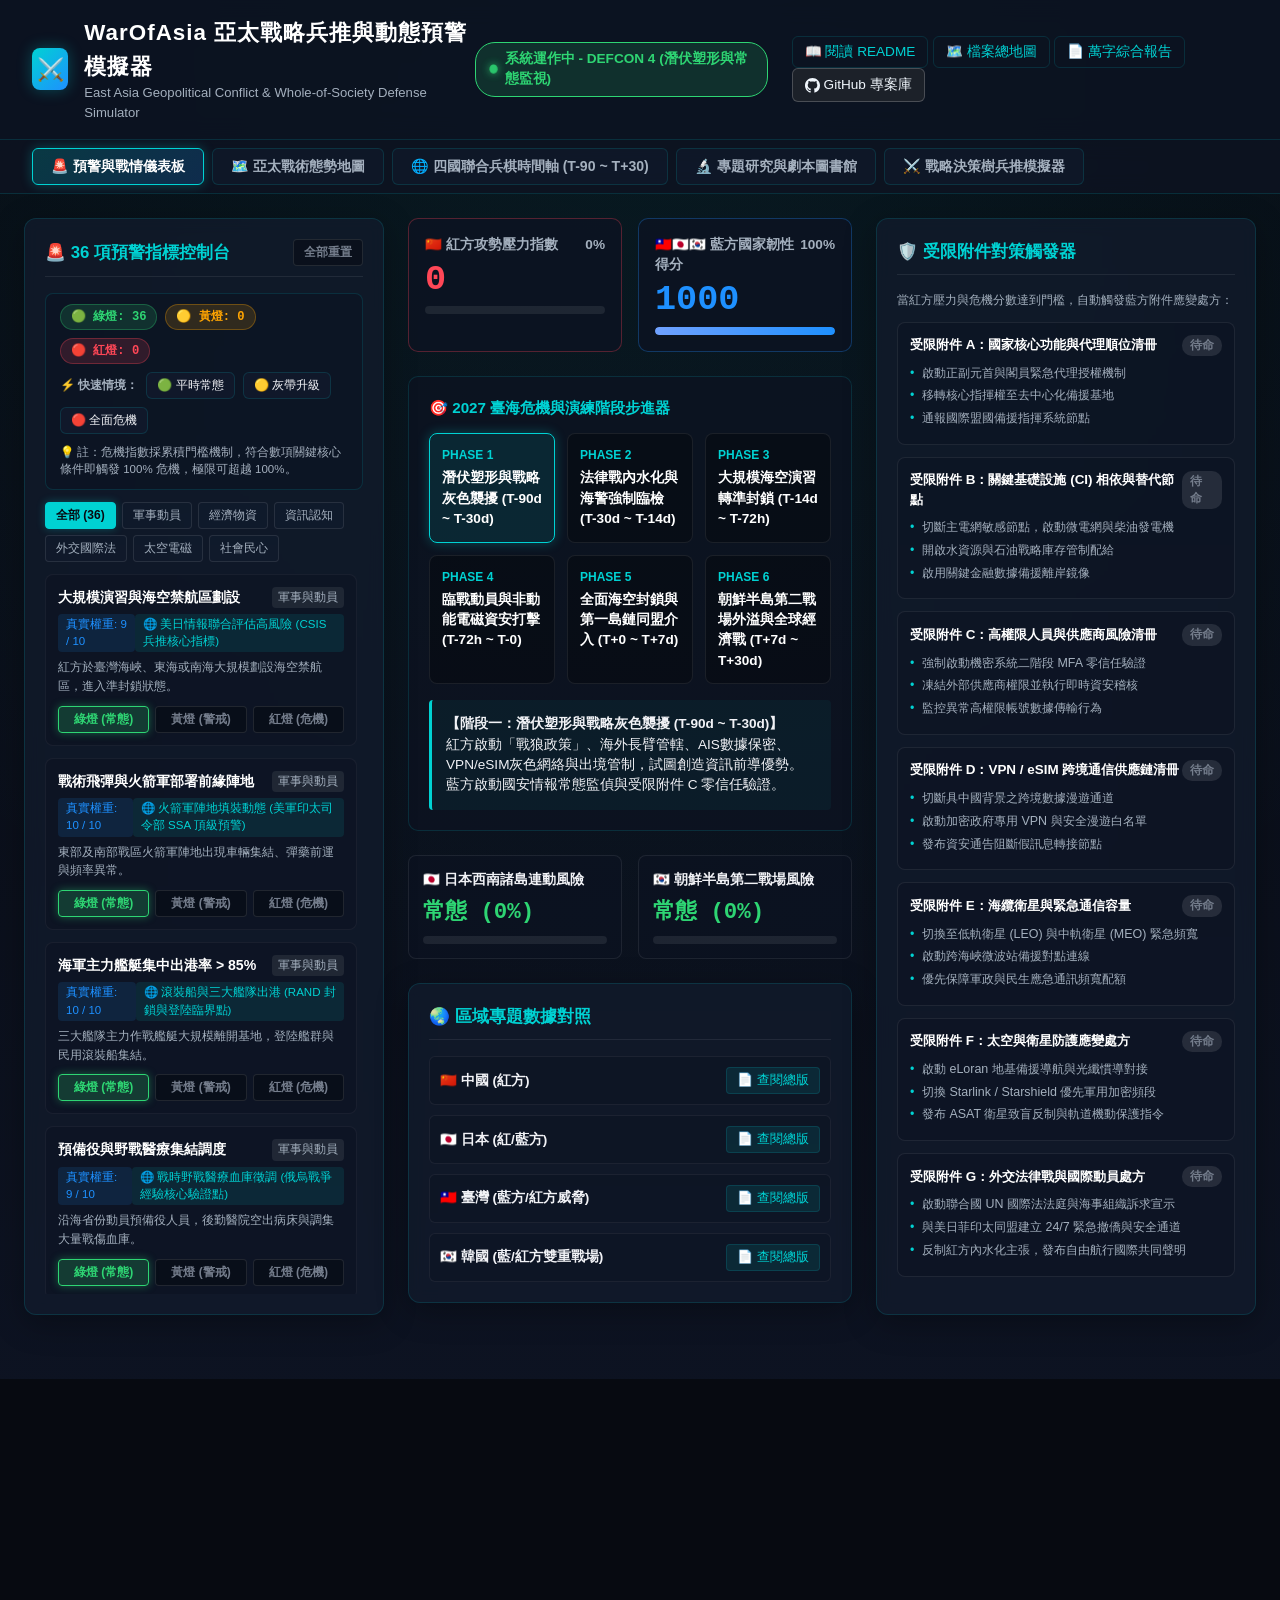
<file: index.html>
<!DOCTYPE html>
<html lang="zh-TW">
<head>
    <meta charset="UTF-8">
    <meta http-equiv="refresh" content="0; url=./dashboard/index.html">
    <title>WarOfAsia 亞太戰略兵推與動態預警模擬器 - 轉址中</title>
    <style>
        body {
            background-color: #070a11;
            color: #f1f2f6;
            font-family: -apple-system, BlinkMacSystemFont, "Segoe UI", Roboto, sans-serif;
            display: flex;
            flex-direction: column;
            align-items: center;
            justify-content: center;
            min-height: 100vh;
            margin: 0;
            text-align: center;
        }
        .card {
            background: rgba(18, 27, 45, 0.85);
            border: 1px solid rgba(0, 210, 211, 0.3);
            border-radius: 12px;
            padding: 32px;
            max-width: 500px;
            box-shadow: 0 8px 32px rgba(0, 0, 0, 0.4);
        }
        h1 { font-size: 1.4rem; color: #00d2d3; margin-bottom: 12px; }
        p { font-size: 0.9rem; color: #a4b0be; margin-bottom: 20px; }
        a {
            display: inline-block;
            background: linear-gradient(135deg, #00d2d3, #1e90ff);
            color: #ffffff;
            text-decoration: none;
            padding: 10px 20px;
            border-radius: 6px;
            font-weight: 600;
            transition: transform 0.2s ease;
        }
        a:hover { transform: translateY(-2px); }
    </style>
</head>
<body>
    <div class="card">
        <h1>⚔️ WarOfAsia 亞太戰略兵推模擬器</h1>
        <p>正在自動載入戰情室動態預警儀表板...</p>
        <div style="display:flex; gap:12px; justify-content:center; flex-wrap:wrap;">
            <a href="./dashboard/index.html">直接前往 Web 儀表板</a>
            <a href="https://github.com/t985026/WarOfAsia" target="_blank" rel="noopener noreferrer" style="background:#24292e; border:1px solid rgba(255,255,255,0.2);">
                <svg height="16" width="16" viewBox="0 0 16 16" fill="currentColor" style="vertical-align:-2px; margin-right:4px;">
                    <path d="M8 0C3.58 0 0 3.58 0 8c0 3.54 2.29 6.53 5.47 7.59.4.07.55-.17.55-.38 0-.19-.01-.82-.01-1.49-2.01.37-2.53-.49-2.69-.94-.09-.23-.48-.94-.82-1.13-.28-.15-.68-.52-.01-.53.63-.01 1.08.58 1.23.82.72 1.21 1.87.87 2.33.66.07-.52.28-.87.51-1.07-1.78-.2-3.64-.89-3.64-3.95 0-.87.31-1.59.82-2.15-.08-.2-.36-1.02.08-2.12 0 0 .67-.21 2.2.82.64-.18 1.32-.27 2-.27.68 0 1.36.09 2 .27 1.53-1.04 2.2-.82 2.2-.82.44 1.1.16 1.92.08 2.12.51.56.82 1.28.82 2.15 0 3.07-1.87 3.75-3.65 3.95.29.25.54.73.54 1.48 0 1.07-.01 1.93-.01 2.2 0 .21.15.46.55.38A8.013 8.013 0 0016 8c0-4.42-3.58-8-8-8z"/>
                </svg>GitHub 專案庫
            </a>
        </div>
    </div>
</body>
</html>
</file>
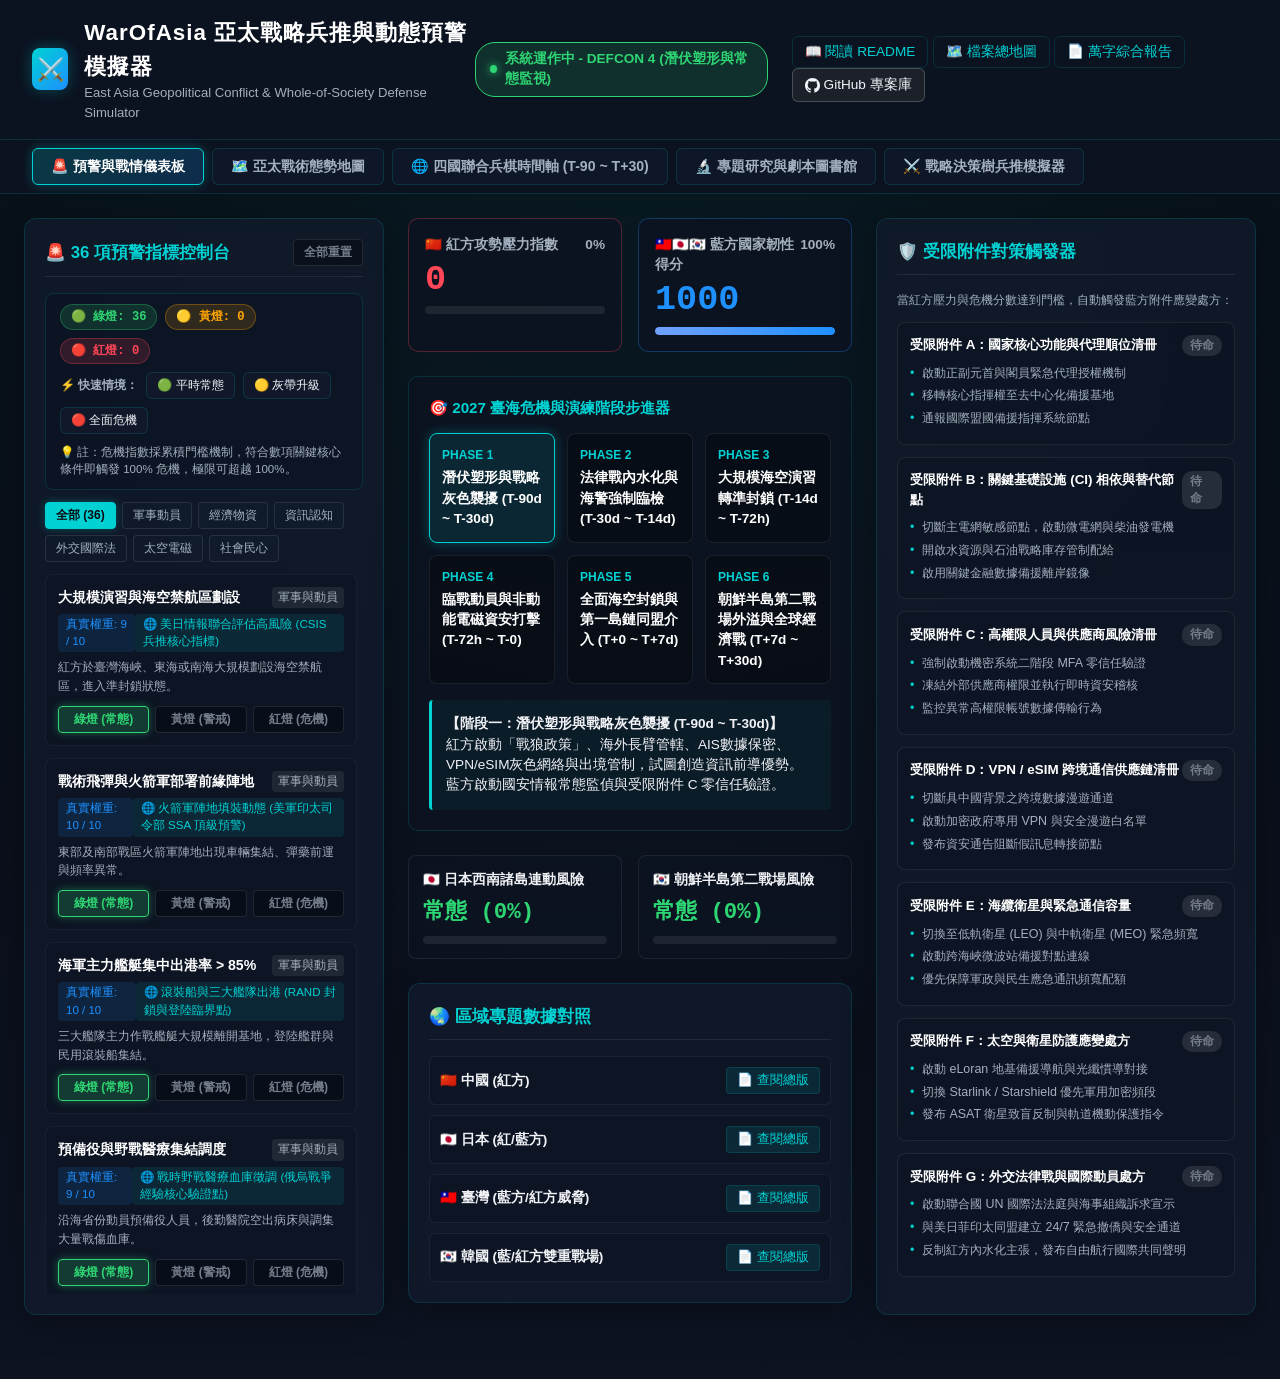
<file: dashboard/index.html>
<!DOCTYPE html>
<html lang="zh-TW">
<head>
    <meta charset="UTF-8">
    <meta name="viewport" content="width=device-width, initial-scale=1.0">
    <title>WarOfAsia 亞太戰略兵推與動態預警模擬器</title>
    <link rel="stylesheet" href="styles.css">
</head>
<body>

    <!-- 戰術指揮官 Header -->
    <header class="command-header">
        <div class="header-title-box">
            <div class="command-logo">⚔️</div>
            <div class="command-title">
                <h1>WarOfAsia 亞太戰略兵推與動態預警模擬器</h1>
                <p>East Asia Geopolitical Conflict & Whole-of-Society Defense Simulator</p>
            </div>
        </div>
        <div class="header-status-box">
            <div class="status-badge" id="system-status">
                <span class="dot"></span>
                <span id="status-text">系統運作中 - DEFCON 4 (常態警戒)</span>
            </div>
            <div class="quick-links">
                <button class="quick-doc-btn" data-title="專案說明文件 (README.md)" data-path="README.md">📖 閱讀 README</button>
                <button class="quick-doc-btn" data-title="專案目錄與檔案導覽地圖" data-path="專案目錄與檔案導覽地圖.md">🗺️ 檔案總地圖</button>
                <button class="quick-doc-btn" data-title="亞太區域兵推與防衛架構 綜合整合報告" data-path="亞太區域兵推與防衛架構_綜合整合報告.md">📄 萬字綜合報告</button>
                <a href="https://github.com/t985026/WarOfAsia" target="_blank" rel="noopener noreferrer" class="github-link">
                    <svg height="15" width="15" viewBox="0 0 16 16" fill="currentColor" style="vertical-align:-2px; margin-right:4px;">
                        <path d="M8 0C3.58 0 0 3.58 0 8c0 3.54 2.29 6.53 5.47 7.59.4.07.55-.17.55-.38 0-.19-.01-.82-.01-1.49-2.01.37-2.53-.49-2.69-.94-.09-.23-.48-.94-.82-1.13-.28-.15-.68-.52-.01-.53.63-.01 1.08.58 1.23.82.72 1.21 1.87.87 2.33.66.07-.52.28-.87.51-1.07-1.78-.2-3.64-.89-3.64-3.95 0-.87.31-1.59.82-2.15-.08-.2-.36-1.02.08-2.12 0 0 .67-.21 2.2.82.64-.18 1.32-.27 2-.27.68 0 1.36.09 2 .27 1.53-1.04 2.2-.82 2.2-.82.44 1.1.16 1.92.08 2.12.51.56.82 1.28.82 2.15 0 3.07-1.87 3.75-3.65 3.95.29.25.54.73.54 1.48 0 1.07-.01 1.93-.01 2.2 0 .21.15.46.55.38A8.013 8.013 0 0016 8c0-4.42-3.58-8-8-8z"/>
                    </svg>GitHub 專案庫
                </a>
            </div>
        </div>
    </header>

    <!-- 戰略功能頁籤導覽 Bar -->
    <nav class="nav-tabs-bar">
        <button class="nav-tab active" data-tab="tab-dashboard">🚨 預警與戰情儀表板</button>
        <button class="nav-tab" data-tab="tab-map">🗺️ 亞太戰術態勢地圖</button>
        <button class="nav-tab" data-tab="tab-timeline">🌐 四國聯合兵棋時間軸 (T-90 ~ T+30)</button>
        <button class="nav-tab" data-tab="tab-library">🔬 專題研究與劇本圖書館</button>
        <button class="nav-tab" data-tab="tab-simulator">⚔️ 戰略決策樹兵推模擬器</button>
    </nav>

    <!-- 主內容區域 -->
    <div class="tab-content-wrapper">

        <!-- ==================== TAB 1: 預警與戰情儀表板 ==================== -->
        <main class="dashboard-container tab-pane active" id="tab-dashboard">

            <!-- 左欄：36項預警指標控制台 -->
            <section class="panel-card left-panel">
                <div class="panel-header">
                    <h2>🚨 36 項預警指標控制台</h2>
                    <button class="btn-toggle" id="btn-reset-all" style="flex:none; padding:4px 10px;">全部重置</button>
                </div>

                <!-- 指標即時統計晶片與一鍵情境預設 -->
                <div class="metric-summary-toolbar">
                    <div class="summary-chips-row">
                        <span class="chip green" id="chip-green-count">🟢 綠燈: 36</span>
                        <span class="chip yellow" id="chip-yellow-count">🟡 黃燈: 0</span>
                        <span class="chip red" id="chip-red-count">🔴 紅燈: 0</span>
                    </div>
                    <div class="preset-buttons-row">
                        <span class="preset-label">⚡ 快速情境：</span>
                        <button class="btn-preset" data-preset="normal">🟢 平時常態</button>
                        <button class="btn-preset" data-preset="grayzone">🟡 灰帶升級</button>
                        <button class="btn-preset" data-preset="crisis">🔴 全面危機</button>
                    </div>
                    <div style="font-size:0.72rem; color:var(--text-secondary); margin-top:2px;">
                        💡 註：危機指數採累積門檻機制，符合數項關鍵核心條件即觸發 100% 危機，極限可超越 100%。
                    </div>
                </div>

                <!-- 分類篩選列 -->
                <div class="metric-category-filters" id="metric-cat-filters">
                    <button class="metric-cat-btn active" data-cat="all">全部 (36)</button>
                    <button class="metric-cat-btn" data-cat="military">軍事動員</button>
                    <button class="metric-cat-btn" data-cat="economy">經濟物資</button>
                    <button class="metric-cat-btn" data-cat="infowar">資訊認知</button>
                    <button class="metric-cat-btn" data-cat="diplomatic">外交國際法</button>
                    <button class="metric-cat-btn" data-cat="space">太空電磁</button>
                    <button class="metric-cat-btn" data-cat="society">社會民心</button>
                </div>

                <div class="warning-controls-list" id="warning-list-container">
                    <!-- JS 動態渲染指標卡片 -->
                </div>
            </section>

            <!-- 中欄：兵推動態模擬器與指標儀表 -->
            <section class="center-grid">

                <!-- 紅藍方攻防即時分數卡 -->
                <div class="scores-summary-card">
                    <div class="score-box red-team">
                        <div class="score-header">
                            <span>🇨🇳 紅方攻勢壓力指數</span>
                            <span id="red-score-percent">0%</span>
                        </div>
                        <div class="score-value" id="red-score-num">0</div>
                        <div class="progress-bar-bg">
                            <div class="progress-fill red" id="red-progress-fill" style="width: 0%;"></div>
                        </div>
                    </div>

                    <div class="score-box blue-team">
                        <div class="score-header">
                            <span>🇹🇼🇯🇵🇰🇷 藍方國家韌性得分</span>
                            <span id="blue-score-percent">100%</span>
                        </div>
                        <div class="score-value" id="blue-score-num">100</div>
                        <div class="progress-bar-bg">
                            <div class="progress-fill blue" id="blue-progress-fill" style="width: 100%;"></div>
                        </div>
                    </div>
                </div>

                <!-- 階段式兵推演練步進器 -->
                <div class="scenario-stepper">
                    <div class="stepper-header">🎯 2027 臺海危機與演練階段步進器</div>
                    <div class="stepper-steps" id="stepper-cards">
                        <!-- JS 動態渲染 3 階段卡片 -->
                    </div>
                    <div class="scenario-active-display" id="scenario-desc-box">
                        載入演練階段說明中...
                    </div>
                </div>

                <!-- 區域外溢風險雙軸 -->
                <div class="spillover-grid">
                    <div class="spillover-card">
                        <div class="spillover-title">🇯🇵 日本西南諸島連動風險</div>
                        <div class="spillover-val" id="jp-spillover-val" style="color:var(--color-yellow);">低 (10%)</div>
                        <div class="progress-bar-bg">
                            <div class="progress-fill" id="jp-progress-fill" style="width: 10%; background: var(--color-yellow);"></div>
                        </div>
                    </div>

                    <div class="spillover-card">
                        <div class="spillover-title">🇰🇷 朝鮮半島第二戰場風險</div>
                        <div class="spillover-val" id="kr-spillover-val" style="color:var(--color-yellow);">低 (10%)</div>
                        <div class="progress-bar-bg">
                            <div class="progress-fill" id="kr-progress-fill" style="width: 10%; background: var(--color-yellow);"></div>
                        </div>
                    </div>
                </div>

                <!-- 模組快速檢索與四國卡片 -->
                <div class="panel-card">
                    <div class="panel-header">
                        <h2>🌏 區域專題數據對照</h2>
                    </div>
                    <div class="countries-grid" id="countries-container">
                        <!-- JS 動態渲染四國數據卡片 -->
                    </div>
                </div>

            </section>

            <!-- 右欄：受限附件處方與防衛對策 -->
            <section class="panel-card right-panel">
                <div class="panel-header">
                    <h2>🛡️ 受限附件對策觸發器</h2>
                </div>
                <p style="font-size:0.78rem; color:var(--text-secondary); margin-bottom:12px;">
                    當紅方壓力與危機分數達到門檻，自動觸發藍方附件應變處方：
                </p>
                <div class="annex-list" id="annex-list-container">
                    <!-- JS 動態渲染受限附件處方卡片 -->
                </div>
            </section>

        </main>

        <!-- ==================== TAB 2: 亞太戰術態勢地圖 (Situation Map) ==================== -->
        <div class="tab-pane single-pane-container" id="tab-map">
            <div class="panel-card full-width-card">
                <div class="panel-header">
                    <h2>🗺️ 亞太區域地緣衝突與戰術態勢地圖 (Asia-Pacific Situation Map)</h2>
                    <div class="map-legend-bar">
                        <span class="legend-item"><span class="legend-dot red"></span> 🔴 紅方主攻/前緣封鎖</span>
                        <span class="legend-item"><span class="legend-dot blue"></span> 🇹🇼 臺灣全社會防禦網</span>
                        <span class="legend-item"><span class="legend-dot yellow"></span> 🇯🇵 日本西南諸島樞紐</span>
                        <span class="legend-item"><span class="legend-dot green"></span> 🇰🇷 韓國與 DMZ 第一線</span>
                        <span class="legend-item"><span class="legend-dot cyan"></span> 🇺🇸 美軍印太第一/二島鏈</span>
                    </div>
                </div>

                <div class="map-dashboard-grid">
                    <!-- SVG 地圖繪製區 -->
                    <div class="map-viewport-card">
                        <svg class="asia-svg-map" viewBox="0 0 1000 650" xmlns="http://www.w3.org/2000/svg">
                            <defs>
                                <radialGradient id="oceanGrad" cx="50%" cy="50%" r="50%">
                                    <stop offset="0%" stop-color="#0a1224" />
                                    <stop offset="100%" stop-color="#050811" />
                                </radialGradient>
                                <filter id="glowRed" x="-20%" y="-20%" width="140%" height="140%">
                                    <feGaussianBlur stdDeviation="6" result="blur" />
                                    <feComposite in="SourceGraphic" in2="blur" operator="over" />
                                </filter>
                                <filter id="glowCyan" x="-20%" y="-20%" width="140%" height="140%">
                                    <feGaussianBlur stdDeviation="6" result="blur" />
                                    <feComposite in="SourceGraphic" in2="blur" operator="over" />
                                </filter>
                            </defs>

                            <!-- 海洋背景 -->
                            <rect width="1000" height="650" fill="url(#oceanGrad)" />

                            <!-- 網格與緯度線 -->
                            <g stroke="rgba(0, 210, 211, 0.07)" stroke-width="1" stroke-dasharray="4,4">
                                <line x1="0" y1="130" x2="1000" y2="130" />
                                <line x1="0" y1="260" x2="1000" y2="260" />
                                <line x1="0" y1="390" x2="1000" y2="390" />
                                <line x1="0" y1="520" x2="1000" y2="520" />
                                <line x1="200" y1="0" x2="200" y2="650" />
                                <line x1="400" y1="0" x2="400" y2="650" />
                                <line x1="600" y1="0" x2="600" y2="650" />
                                <line x1="800" y1="0" x2="800" y2="650" />
                            </g>

                            <!-- 陸地與島鏈輪廓示意圖 -->
                            <!-- 中國大陸 -->
                            <path d="M 50,80 Q 220,90 350,150 T 430,380 T 300,550 T 50,600 Z" fill="rgba(255, 71, 87, 0.08)" stroke="rgba(255, 71, 87, 0.25)" stroke-width="1.5" />
                            <!-- 朝鮮半島 -->
                            <path d="M 430,110 Q 480,100 500,160 T 480,240 T 440,200 Z" fill="rgba(46, 213, 115, 0.08)" stroke="rgba(46, 213, 115, 0.3)" stroke-width="1.5" />
                            <!-- 日本本土 -->
                            <path d="M 550,80 Q 650,100 720,180 T 640,260 T 540,160 Z" fill="rgba(255, 165, 2, 0.08)" stroke="rgba(255, 165, 2, 0.3)" stroke-width="1.5" />
                            <!-- 西南諸島 (沖繩/石垣/與那國) -->
                            <path d="M 480,310 L 530,350 L 560,390" fill="none" stroke="rgba(255, 165, 2, 0.5)" stroke-width="2" stroke-dasharray="3,3" />
                            <!-- 臺灣本島 -->
                            <path d="M 430,380 Q 455,395 448,460 Q 425,465 430,380 Z" fill="rgba(30, 144, 255, 0.25)" stroke="rgba(0, 210, 211, 0.8)" stroke-width="2" filter="url(#glowCyan)" />
                            <!-- 菲律賓群島 -->
                            <path d="M 430,510 Q 480,530 460,630 T 410,580 Z" fill="rgba(0, 210, 211, 0.08)" stroke="rgba(0, 210, 211, 0.3)" stroke-width="1.5" />

                            <!-- 第一島鏈防線 (First Island Chain) -->
                            <path d="M 680,160 Q 560,330 450,420 T 450,560" fill="none" stroke="rgba(0, 210, 211, 0.5)" stroke-width="2" stroke-dasharray="6,4" />
                            <text x="690" y="150" fill="var(--color-cyan)" font-size="11" font-weight="bold">第一島鏈 (First Island Chain)</text>

                            <!-- 第二島鏈 (關島方向) -->
                            <path d="M 850,220 Q 820,380 810,520" fill="none" stroke="rgba(30, 144, 255, 0.4)" stroke-width="1.5" stroke-dasharray="4,4" />
                            <text x="820" y="210" fill="var(--color-blue)" font-size="11">第二島鏈 (Guam Axis)</text>

                            <!-- 動態打擊/海纜虛線連線 -->
                            <line x1="380" y1="360" x2="435" y2="410" stroke="rgba(255, 71, 87, 0.6)" stroke-width="2" stroke-dasharray="5,5" />
                            <line x1="440" y1="420" x2="520" y2="350" stroke="rgba(0, 210, 211, 0.6)" stroke-width="2" stroke-dasharray="3,3" />

                            <!-- 關鍵戰術互動節點 Cards / Markers -->
                            <!-- 節點 1: 臺灣海峽主防線 -->
                            <g class="map-node" data-node="taiwan">
                                <circle cx="440" cy="420" r="14" fill="rgba(30, 144, 255, 0.3)" stroke="#00d2d3" stroke-width="2" />
                                <circle cx="440" cy="420" r="6" fill="#00d2d3" class="pulse-dot" />
                                <text x="458" y="424" fill="#ffffff" font-size="12" font-weight="bold">🇹🇼 臺灣防衛海峽核心</text>
                            </g>

                            <!-- 節點 2: 東部戰區火箭軍與東部艦隊 -->
                            <g class="map-node" data-node="china">
                                <circle cx="340" cy="360" r="14" fill="rgba(255, 71, 87, 0.3)" stroke="#ff4757" stroke-width="2" filter="url(#glowRed)" />
                                <circle cx="340" cy="360" r="6" fill="#ff4757" class="pulse-dot-red" />
                                <text x="210" y="364" fill="#ff4757" font-size="12" font-weight="bold">🇨🇳 東部戰區/火箭軍前緣</text>
                            </g>

                            <!-- 節點 3: 日本西南諸島 (與那國/宮古/石垣) -->
                            <g class="map-node" data-node="japan">
                                <circle cx="510" cy="360" r="12" fill="rgba(255, 165, 2, 0.3)" stroke="#ffa502" stroke-width="2" />
                                <circle cx="510" cy="360" r="5" fill="#ffa502" />
                                <text x="528" y="364" fill="#ffa502" font-size="12" font-weight="bold">🇯🇵 沖繩/西南諸島防線</text>
                            </g>

                            <!-- 節點 4: 朝鮮半島 DMZ 戰場 -->
                            <g class="map-node" data-node="korea">
                                <circle cx="475" cy="180" r="12" fill="rgba(46, 213, 115, 0.3)" stroke="#2ed573" stroke-width="2" />
                                <circle cx="475" cy="180" r="5" fill="#2ed573" />
                                <text x="492" y="184" fill="#2ed573" font-size="12" font-weight="bold">🇰🇷 朝鮮半島/DMZ 雙重戰場</text>
                            </g>

                            <!-- 節點 5: 南海島礁與巴林塘海峽 -->
                            <g class="map-node" data-node="scs">
                                <circle cx="420" cy="530" r="12" fill="rgba(0, 210, 211, 0.3)" stroke="#00d2d3" stroke-width="2" />
                                <circle cx="420" cy="530" r="5" fill="#00d2d3" />
                                <text x="438" y="534" fill="#00d2d3" font-size="12" font-weight="bold">🇵🇭 南海/巴士海峽航道</text>
                            </g>

                            <!-- 節點 6: 關島與美軍第七艦隊基地 -->
                            <g class="map-node" data-node="guam">
                                <circle cx="810" cy="450" r="12" fill="rgba(30, 144, 255, 0.3)" stroke="#1e90ff" stroke-width="2" />
                                <circle cx="810" cy="450" r="5" fill="#1e90ff" />
                                <text x="828" y="454" fill="#1e90ff" font-size="12" font-weight="bold">🇺🇸 關島 (Guam / CSG-5)</text>
                            </g>

                            <!-- 戰術海纜登陸點 標示 -->
                            <g transform="translate(440, 395)">
                                <rect width="52" height="16" rx="3" fill="rgba(0, 210, 211, 0.2)" stroke="#00d2d3" stroke-width="1" />
                                <text x="6" y="12" fill="#00d2d3" font-size="9">淡水/頭城</text>
                            </g>
                        </svg>
                    </div>

                    <!-- 地圖節點動態分析面板 -->
                    <div class="map-info-panel" id="map-info-panel">
                        <div class="info-header">
                            <span class="info-tag">地緣戰術動態</span>
                            <h3 id="map-info-title">點擊地圖戰術節點以查看即態勢與動態預警</h3>
                        </div>
                        <div class="info-body" id="map-info-body">
                            <p style="color:var(--text-secondary);">
                                亞太戰術態勢地圖整合四大區域戰略節點、海纜登陸站與第一島鏈聯防部署。
                                點擊地圖上的紅/藍/黃/綠色節點，即可獲取對應戰區的即時防衛準備、紅方威脅動向與潛在衝突外溢評估。
                            </p>
                            <div class="map-stats-summary" style="margin-top:16px;">
                                <div class="stat-mini-card">
                                    <span class="stat-lbl">海纜登陸站防護</span>
                                    <span class="stat-val color-cyan">14條 / 3站</span>
                                </div>
                                <div class="stat-mini-card">
                                    <span class="stat-lbl">預警反應時間</span>
                                    <span class="stat-val color-yellow">12 ~ 72 小時</span>
                                </div>
                                <div class="stat-mini-card">
                                    <span class="stat-lbl">第一島鏈同盟鏈路</span>
                                    <span class="stat-val color-green">GSOMIA + LEO 備援</span>
                                </div>
                            </div>
                        </div>
                    </div>
                </div>
            </div>
        </div>

        <!-- ==================== TAB 3: 四國聯合兵棋時間軸 (Timeline Player) ==================== -->
        <div class="tab-pane single-pane-container" id="tab-timeline">
            <div class="panel-card full-width-card">
                <div class="panel-header">
                    <h2>🌐 四國聯合兵棋統合動態時間軸 (T-90 ~ T+30 Timeline Player)</h2>
                    <div class="player-controls">
                        <button class="btn-ctrl" id="btn-tl-prev">◀ 上一階段</button>
                        <button class="btn-ctrl btn-play" id="btn-tl-play">▶ 自動播放</button>
                        <button class="btn-ctrl" id="btn-tl-next">下一階段 ▶</button>
                    </div>
                </div>

                <!-- 時間軸進度條與節點 -->
                <div class="timeline-nodes-bar" id="tl-nodes-bar">
                    <!-- JS 動態渲染時間軸按鈕節點 -->
                </div>

                <!-- 時間軸當前階段詳情區 -->
                <div class="timeline-detail-box" id="tl-detail-container">
                    <!-- JS 動態渲染時間軸詳情 -->
                </div>
            </div>
        </div>

        <!-- ==================== TAB 3: 專題研究與劇本圖書館 ==================== -->
        <div class="tab-pane single-pane-container" id="tab-library">
            <div class="panel-card full-width-card">
                <div class="panel-header">
                    <h2>🔬 專題研究與情境劇本圖書館 (Scenario & Research Library)</h2>
                    <div class="library-filter-bar">
                        <button class="filter-btn active" data-filter="all">全部 (10)</button>
                        <button class="filter-btn" data-filter="scenario">情境劇本 (5)</button>
                        <button class="filter-btn" data-filter="research">新興專題 (4)</button>
                        <button class="filter-btn" data-filter="joint">聯合兵棋 (1)</button>
                        <input type="text" class="search-input" id="lib-search-input" placeholder="🔍 搜尋關鍵字 (如: 48小時, 衛星, 半導體)...">
                    </div>
                </div>

                <!-- 圖書館卡片網格 -->
                <div class="library-grid" id="library-cards-container">
                    <!-- JS 動態渲染圖書館檔案卡片 -->
                </div>
            </div>
        </div>

        <!-- ==================== TAB 4: 戰略決策樹兵推模擬器 ==================== -->
        <div class="tab-pane single-pane-container" id="tab-simulator">
            <div class="panel-card full-width-card">
                <div class="panel-header">
                    <h2>⚔️ 戰略決策樹兵推模擬器 (Interactive Wargame Simulator)</h2>
                    <div class="scenario-selector-box">
                        <label>選擇推演想定：</label>
                        <select id="sim-scenario-select" class="custom-select">
                            <!-- JS 動態渲染想定選單 -->
                        </select>
                        <button class="btn-ctrl" id="btn-sim-restart">🔄 重新開始本想定</button>
                    </div>
                </div>

                <!-- 模擬器四軸即時數據面板 -->
                <div class="sim-meters-bar">
                    <div class="meter-box">
                        <span class="meter-label">🛡️ 國家指揮與社會韌性</span>
                        <div class="meter-value" id="meter-resilience">80%</div>
                        <div class="progress-bar-bg"><div class="progress-fill blue" id="fill-resilience" style="width: 80%;"></div></div>
                    </div>
                    <div class="meter-box">
                        <span class="meter-label">🌐 印太同盟協同支援度</span>
                        <div class="meter-value" id="meter-alliance">20%</div>
                        <div class="progress-bar-bg"><div class="progress-fill green" id="fill-alliance" style="width: 20%;"></div></div>
                    </div>
                    <div class="meter-box">
                        <span class="meter-label">⚠️ 社會恐慌與假訊息指數</span>
                        <div class="meter-value" id="meter-panic">25%</div>
                        <div class="progress-bar-bg"><div class="progress-fill red" id="fill-panic" style="width: 25%;"></div></div>
                    </div>
                    <div class="meter-box">
                        <span class="meter-label">💥 區域外溢衝突風險</span>
                        <div class="meter-value" id="meter-spillover">15%</div>
                        <div class="progress-bar-bg"><div class="progress-fill yellow" id="fill-spillover" style="width: 15%;"></div></div>
                    </div>
                </div>

                <!-- 戰術決策互動節點區 -->
                <div class="sim-node-container" id="sim-node-box">
                    <!-- JS 動態渲染決策節點與按鈕 -->
                </div>
            </div>
        </div>

    </div>

    <!-- 檔案閱覽 Modal Drawer -->
    <div class="modal-overlay" id="doc-modal">
        <div class="modal-card">
            <div class="modal-header">
                <h3 id="modal-doc-title">檔案閱讀中</h3>
                <button class="modal-close-btn" id="btn-close-modal">✕</button>
            </div>
            <div class="modal-body" id="modal-doc-content">
                <!-- JS 動態渲染檔案摘要與全文預覽 -->
            </div>
        </div>
    </div>

    <!-- 腳本引入 (本地優先 + 零延遲加載) -->
    <script src="libs/marked.min.js" defer></script>
    <script src="data.js" defer></script>
    <script src="app.js" defer></script>
</body>
</html>
</file>
<file: dashboard/styles.css>
/* ==========================================================================
   WarOfAsia 亞太戰略兵推與動態預警模擬器 - 戰術戰情室主題 CSS (styles.css)
   ========================================================================== */

:root {
    --bg-primary: #070a11;
    --bg-secondary: #0d1322;
    --bg-card: rgba(18, 27, 45, 0.75);
    --bg-card-hover: rgba(25, 38, 62, 0.85);
    --border-color: rgba(0, 210, 211, 0.15);
    --border-highlight: rgba(0, 210, 211, 0.4);
    
    --text-primary: #f1f2f6;
    --text-secondary: #a4b0be;
    --text-muted: #747d8c;
    
    --color-red: #ff4757;
    --color-red-glow: rgba(255, 71, 87, 0.4);
    --color-yellow: #ffa502;
    --color-yellow-glow: rgba(255, 165, 2, 0.4);
    --color-green: #2ed573;
    --color-green-glow: rgba(46, 213, 115, 0.4);
    --color-cyan: #00d2d3;
    --color-cyan-glow: rgba(0, 210, 211, 0.3);
    --color-blue: #1e90ff;

    --font-main: -apple-system, BlinkMacSystemFont, "Segoe UI", Roboto, "Helvetica Neue", Arial, "Noto Sans TC", sans-serif;
    --font-mono: "SFMono-Regular", Consolas, "Liberation Mono", Menlo, monospace;
}

* {
    box-sizing: border-box;
    margin: 0;
    padding: 0;
}

body {
    background-color: var(--bg-primary);
    background-image: 
        radial-gradient(circle at 50% 0%, rgba(0, 210, 211, 0.08) 0%, transparent 70%),
        linear-gradient(to bottom, rgba(7, 10, 17, 0.95), rgba(13, 19, 34, 0.98));
    color: var(--text-primary);
    font-family: var(--font-main);
    min-height: 100vh;
    padding-bottom: 40px;
    line-height: 1.5;
}

/* Header & Command Bar */
.command-header {
    background: rgba(13, 19, 34, 0.9);
    border-bottom: 1px solid var(--border-color);
    padding: 16px 32px;
    display: flex;
    justify-content: space-between;
    align-items: center;
    backdrop-filter: blur(12px);
    position: sticky;
    top: 0;
    z-index: 100;
}

.header-title-box {
    display: flex;
    align-items: center;
    gap: 16px;
}

.command-logo {
    width: 42px;
    height: 42px;
    background: linear-gradient(135deg, var(--color-cyan), var(--color-blue));
    border-radius: 8px;
    display: flex;
    align-items: center;
    justify-content: center;
    font-size: 22px;
    box-shadow: 0 0 15px var(--color-cyan-glow);
}

.command-title h1 {
    font-size: 1.4rem;
    font-weight: 700;
    letter-spacing: 1px;
    color: #ffffff;
}

.command-title p {
    font-size: 0.82rem;
    color: var(--text-secondary);
}

.header-status-box {
    display: flex;
    align-items: center;
    gap: 24px;
}

.status-badge {
    background: rgba(46, 213, 115, 0.1);
    border: 1px solid var(--color-green);
    color: var(--color-green);
    padding: 6px 14px;
    border-radius: 20px;
    font-size: 0.85rem;
    font-weight: 600;
    display: flex;
    align-items: center;
    gap: 8px;
}

.status-badge .dot {
    width: 8px;
    height: 8px;
    background: var(--color-green);
    border-radius: 50%;
    box-shadow: 0 0 8px var(--color-green);
    animation: pulse-dot 2s infinite;
}

@keyframes pulse-dot {
    0% { opacity: 0.4; transform: scale(0.9); }
    50% { opacity: 1; transform: scale(1.2); }
    100% { opacity: 0.4; transform: scale(0.9); }
}

.quick-links a, .quick-links button.quick-doc-btn {
    color: var(--color-cyan);
    background: none;
    text-decoration: none;
    font-size: 0.85rem;
    padding: 6px 12px;
    border: 1px solid var(--border-color);
    border-radius: 6px;
    transition: all 0.2s ease;
    cursor: pointer;
    font-family: inherit;
    display: inline-flex;
    align-items: center;
}

.quick-links a:hover, .quick-links button.quick-doc-btn:hover {
    background: rgba(0, 210, 211, 0.15);
    border-color: var(--color-cyan);
}

.btn-read-doc-path {
    background: rgba(0, 210, 211, 0.1);
    border: 1px solid var(--border-color);
    color: var(--color-cyan);
    padding: 4px 10px;
    border-radius: 4px;
    font-size: 0.8rem;
    cursor: pointer;
    transition: all 0.2s ease;
}

.btn-read-doc-path:hover {
    background: rgba(0, 210, 211, 0.25);
    border-color: var(--color-cyan);
    color: #ffffff;
}

.quick-links a.github-link {
    background: rgba(36, 41, 46, 0.7);
    border-color: rgba(255, 255, 255, 0.2);
    color: #f0f6fc;
}

.quick-links a.github-link:hover {
    background: rgba(48, 54, 61, 0.9);
    border-color: var(--color-cyan);
    color: #ffffff;
    box-shadow: 0 0 10px var(--color-cyan-glow);
}

/* Main Container Grid Layout */
.dashboard-container {
    max-width: 1600px;
    margin: 24px auto;
    padding: 0 24px;
    display: grid;
    grid-template-columns: 360px 1fr 380px;
    gap: 24px;
}

/* Panel Common Styles */
.panel-card {
    background: var(--bg-card);
    border: 1px solid var(--border-color);
    border-radius: 12px;
    padding: 20px;
    backdrop-filter: blur(8px);
    box-shadow: 0 8px 32px rgba(0, 0, 0, 0.3);
}

.panel-header {
    display: flex;
    justify-content: space-between;
    align-items: center;
    margin-bottom: 16px;
    padding-bottom: 10px;
    border-bottom: 1px solid rgba(255, 255, 255, 0.08);
}

.panel-header h2 {
    font-size: 1.05rem;
    font-weight: 600;
    color: var(--color-cyan);
    display: flex;
    align-items: center;
    gap: 8px;
}

/* Left Panel: Warning Indicator Controls */
.warning-controls-list {
    display: flex;
    flex-direction: column;
    gap: 12px;
    max-height: 720px;
    overflow-y: auto;
    padding-right: 6px;
}

.warning-controls-list::-webkit-scrollbar {
    width: 6px;
}
.warning-controls-list::-webkit-scrollbar-thumb {
    background: var(--border-color);
    border-radius: 3px;
}

.metric-item {
    background: rgba(13, 19, 34, 0.6);
    border: 1px solid rgba(255, 255, 255, 0.05);
    border-radius: 8px;
    padding: 12px;
    transition: all 0.2s ease;
}

.metric-item:hover {
    background: rgba(25, 38, 62, 0.7);
    border-color: var(--border-highlight);
}

.metric-top {
    display: flex;
    justify-content: space-between;
    align-items: flex-start;
    gap: 8px;
    margin-bottom: 6px;
}

.metric-title {
    font-size: 0.88rem;
    font-weight: 600;
    color: #ffffff;
}

.metric-category {
    font-size: 0.72rem;
    padding: 2px 6px;
    border-radius: 4px;
    background: rgba(255, 255, 255, 0.08);
    color: var(--text-secondary);
}

.metric-desc {
    font-size: 0.78rem;
    color: var(--text-secondary);
    margin-bottom: 10px;
}

.state-toggles {
    display: flex;
    gap: 6px;
}

.btn-toggle {
    flex: 1;
    padding: 4px 8px;
    font-size: 0.75rem;
    font-weight: 600;
    border-radius: 4px;
    border: 1px solid rgba(255, 255, 255, 0.1);
    background: rgba(0, 0, 0, 0.3);
    color: var(--text-muted);
    cursor: pointer;
    transition: all 0.2s ease;
    text-align: center;
}

.btn-toggle.active.green {
    background: rgba(46, 213, 115, 0.2);
    border-color: var(--color-green);
    color: var(--color-green);
    box-shadow: 0 0 8px var(--color-green-glow);
}

.btn-toggle.active.yellow {
    background: rgba(255, 165, 2, 0.2);
    border-color: var(--color-yellow);
    color: var(--color-yellow);
    box-shadow: 0 0 8px var(--color-yellow-glow);
}

.btn-toggle.active.red {
    background: rgba(255, 71, 87, 0.25);
    border-color: var(--color-red);
    color: var(--color-red);
    box-shadow: 0 0 10px var(--color-red-glow);
}

/* Center Panel: Tactical Simulator & Gauges */
.center-grid {
    display: flex;
    flex-direction: column;
    gap: 24px;
}

.scores-summary-card {
    display: grid;
    grid-template-columns: repeat(2, 1fr);
    gap: 16px;
}

.score-box {
    background: rgba(13, 19, 34, 0.8);
    border: 1px solid var(--border-color);
    border-radius: 10px;
    padding: 16px;
    position: relative;
    overflow: hidden;
}

.score-box.red-team {
    border-color: rgba(255, 71, 87, 0.3);
}

.score-box.blue-team {
    border-color: rgba(30, 144, 255, 0.3);
}

.score-header {
    display: flex;
    justify-content: space-between;
    font-size: 0.85rem;
    font-weight: 600;
    color: var(--text-secondary);
    margin-bottom: 8px;
}

.score-value {
    font-size: 2.2rem;
    font-weight: 700;
    font-family: var(--font-mono);
    line-height: 1;
    margin-bottom: 8px;
}

.score-box.red-team .score-value { color: var(--color-red); }
.score-box.blue-team .score-value { color: var(--color-blue); }

.progress-bar-bg {
    width: 100%;
    height: 8px;
    background: rgba(255, 255, 255, 0.08);
    border-radius: 4px;
    overflow: hidden;
}

.progress-fill {
    height: 100%;
    border-radius: 4px;
    transition: width 0.4s ease;
}

.progress-fill.red { background: linear-gradient(90deg, #ff6b81, var(--color-red)); }
.progress-fill.blue { background: linear-gradient(90deg, #70a1ff, var(--color-blue)); }

/* Scenario Stepper */
.scenario-stepper {
    background: rgba(13, 19, 34, 0.7);
    border: 1px solid var(--border-color);
    border-radius: 10px;
    padding: 20px;
}

.stepper-header {
    font-size: 0.95rem;
    font-weight: 600;
    color: var(--color-cyan);
    margin-bottom: 14px;
}

.stepper-steps {
    display: grid;
    grid-template-columns: repeat(3, 1fr);
    gap: 12px;
}

.step-card {
    background: rgba(0, 0, 0, 0.3);
    border: 1px solid rgba(255, 255, 255, 0.08);
    border-radius: 8px;
    padding: 12px;
    cursor: pointer;
    transition: all 0.2s ease;
}

.step-card:hover {
    border-color: var(--color-cyan);
}

.step-card.active {
    background: rgba(0, 210, 211, 0.1);
    border-color: var(--color-cyan);
    box-shadow: 0 0 12px var(--color-cyan-glow);
}

.step-number {
    font-size: 0.75rem;
    font-weight: 700;
    color: var(--color-cyan);
    text-transform: uppercase;
    margin-bottom: 4px;
}

.step-title {
    font-size: 0.85rem;
    font-weight: 600;
    color: #ffffff;
}

.scenario-active-display {
    margin-top: 16px;
    padding: 14px;
    background: rgba(0, 210, 211, 0.05);
    border-left: 3px solid var(--color-cyan);
    border-radius: 4px;
    font-size: 0.85rem;
    color: var(--text-primary);
}

/* Spillover Risk Cards */
.spillover-grid {
    display: grid;
    grid-template-columns: repeat(2, 1fr);
    gap: 16px;
}

.spillover-card {
    background: rgba(13, 19, 34, 0.6);
    border: 1px solid rgba(255, 255, 255, 0.08);
    border-radius: 8px;
    padding: 14px;
}

.spillover-title {
    font-size: 0.85rem;
    font-weight: 600;
    margin-bottom: 6px;
    display: flex;
    align-items: center;
    gap: 6px;
}

.spillover-val {
    font-size: 1.4rem;
    font-weight: 700;
    font-family: var(--font-mono);
    margin-bottom: 6px;
}

/* Right Panel: Annex Prescription Actions & Countries */
.annex-list {
    display: flex;
    flex-direction: column;
    gap: 12px;
}

.annex-card {
    background: rgba(13, 19, 34, 0.6);
    border: 1px solid rgba(255, 255, 255, 0.08);
    border-radius: 8px;
    padding: 12px;
    transition: all 0.3s ease;
}

.annex-card.triggered {
    border-color: var(--color-red);
    background: rgba(255, 71, 87, 0.08);
    box-shadow: 0 0 12px rgba(255, 71, 87, 0.2);
}

.annex-header-row {
    display: flex;
    justify-content: space-between;
    align-items: center;
    margin-bottom: 8px;
}

.annex-title {
    font-size: 0.84rem;
    font-weight: 600;
    color: #ffffff;
}

.annex-badge {
    font-size: 0.72rem;
    padding: 2px 8px;
    border-radius: 10px;
    font-weight: 600;
    background: rgba(255, 255, 255, 0.1);
    color: var(--text-muted);
}

.annex-card.triggered .annex-badge {
    background: var(--color-red);
    color: #ffffff;
}

.annex-actions {
    list-style: none;
    font-size: 0.78rem;
    color: var(--text-secondary);
}

.annex-actions li {
    margin-bottom: 4px;
    padding-left: 12px;
    position: relative;
}

.annex-actions li::before {
    content: "•";
    position: absolute;
    left: 0;
    color: var(--color-cyan);
}

/* Country Quick Cards */
.countries-grid {
    display: flex;
    flex-direction: column;
    gap: 10px;
    margin-top: 16px;
}

.country-item {
    background: rgba(13, 19, 34, 0.5);
    border: 1px solid rgba(255, 255, 255, 0.06);
    border-radius: 6px;
    padding: 10px;
    display: flex;
    justify-content: space-between;
    align-items: center;
}

.country-name {
    font-size: 0.85rem;
    font-weight: 600;
}

.country-item a {
    color: var(--color-cyan);
    font-size: 0.78rem;
    text-decoration: none;
}

.country-item a:hover {
    text-decoration: underline;
}

/* Responsive Layout */
@media (max-width: 1200px) {
    .dashboard-container {
        grid-template-columns: 1fr;
    }
}

/* ==========================================================================
   Navigation Tab System & Option A / B Layout Extensions
   ========================================================================== */

/* Nav Tab Bar */
.nav-tabs-bar {
    display: flex;
    gap: 8px;
    background: rgba(13, 19, 34, 0.85);
    border-bottom: 1px solid var(--border-color);
    padding: 8px 32px;
    backdrop-filter: blur(10px);
    overflow-x: auto;
}

.nav-tab {
    background: rgba(18, 27, 45, 0.6);
    border: 1px solid var(--border-color);
    color: var(--text-secondary);
    padding: 8px 18px;
    border-radius: 6px;
    font-size: 0.88rem;
    font-weight: 600;
    cursor: pointer;
    transition: all 0.2s ease;
    white-space: nowrap;
}

.nav-tab:hover {
    color: #ffffff;
    border-color: var(--color-cyan);
    background: rgba(0, 210, 211, 0.1);
}

.nav-tab.active {
    color: #ffffff;
    background: linear-gradient(135deg, rgba(0, 210, 211, 0.2), rgba(30, 144, 255, 0.2));
    border-color: var(--color-cyan);
    box-shadow: 0 0 12px var(--color-cyan-glow);
}

/* Tab Panes */
.tab-content-wrapper {
    padding: 0;
}

.tab-pane {
    display: none;
}

.tab-pane.active {
    display: grid;
}

.single-pane-container {
    max-width: 1600px;
    margin: 24px auto;
    padding: 0 24px;
    display: none;
}

.single-pane-container.active {
    display: block;
}

.full-width-card {
    background: var(--bg-card);
    border: 1px solid var(--border-color);
    border-radius: 12px;
    padding: 24px;
    box-shadow: 0 8px 32px rgba(0, 0, 0, 0.3);
}

/* ==================== TAB 2: Timeline Player ==================== */
.player-controls {
    display: flex;
    gap: 10px;
    align-items: center;
}

.btn-ctrl {
    background: rgba(30, 144, 255, 0.15);
    border: 1px solid rgba(30, 144, 255, 0.4);
    color: #ffffff;
    padding: 6px 14px;
    border-radius: 6px;
    font-size: 0.82rem;
    font-weight: 600;
    cursor: pointer;
    transition: all 0.2s ease;
}

.btn-ctrl:hover {
    background: rgba(30, 144, 255, 0.3);
    border-color: var(--color-blue);
}

.btn-ctrl.btn-play {
    background: linear-gradient(135deg, var(--color-cyan), var(--color-blue));
    border: none;
    color: #ffffff;
    box-shadow: 0 0 10px var(--color-cyan-glow);
}

.timeline-nodes-bar {
    display: flex;
    gap: 8px;
    margin: 20px 0;
    overflow-x: auto;
    padding-bottom: 8px;
    border-bottom: 1px solid rgba(255, 255, 255, 0.1);
}

.tl-node-btn {
    background: rgba(18, 27, 45, 0.7);
    border: 1px solid var(--border-color);
    color: var(--text-secondary);
    padding: 10px 16px;
    border-radius: 8px;
    cursor: pointer;
    text-align: center;
    min-width: 120px;
    transition: all 0.2s ease;
}

.tl-node-btn:hover {
    border-color: var(--color-cyan);
    color: #ffffff;
}

.tl-node-btn.active {
    background: rgba(0, 210, 211, 0.15);
    border-color: var(--color-cyan);
    color: var(--color-cyan);
    box-shadow: 0 0 12px var(--color-cyan-glow);
}

.tl-code {
    font-size: 1rem;
    font-weight: 700;
    display: block;
}

.tl-title {
    font-size: 0.72rem;
    color: var(--text-muted);
}

.timeline-detail-box {
    background: rgba(13, 19, 34, 0.8);
    border: 1px solid rgba(0, 210, 211, 0.2);
    border-radius: 10px;
    padding: 20px;
    margin-top: 16px;
}

.tl-detail-header {
    display: flex;
    justify-content: space-between;
    align-items: center;
    border-bottom: 1px solid rgba(255, 255, 255, 0.1);
    padding-bottom: 12px;
    margin-bottom: 16px;
}

.tl-phase-name {
    font-size: 1.2rem;
    font-weight: 700;
    color: var(--color-cyan);
}

.tl-tipping-badge {
    background: rgba(255, 165, 2, 0.15);
    border: 1px solid var(--color-yellow);
    color: var(--color-yellow);
    padding: 4px 12px;
    border-radius: 16px;
    font-size: 0.8rem;
    font-weight: 600;
}

.tl-summary-p {
    font-size: 0.92rem;
    color: var(--text-primary);
    margin-bottom: 16px;
    line-height: 1.6;
}

.timeline-nations-grid {
    display: grid;
    grid-template-columns: repeat(auto-fit, minmax(220px, 1fr));
    gap: 12px;
    margin-top: 16px;
}

.nation-card {
    background: rgba(18, 27, 45, 0.6);
    border: 1px solid rgba(255, 255, 255, 0.08);
    border-radius: 8px;
    padding: 12px;
}

.nation-card-title {
    font-size: 0.85rem;
    font-weight: 700;
    margin-bottom: 6px;
    color: #ffffff;
}

.nation-card-text {
    font-size: 0.78rem;
    color: var(--text-secondary);
    line-height: 1.4;
}

/* ==================== TAB 3: Research Library ==================== */
.library-filter-bar {
    display: flex;
    gap: 8px;
    align-items: center;
    flex-wrap: wrap;
}

.filter-btn {
    background: rgba(18, 27, 45, 0.7);
    border: 1px solid var(--border-color);
    color: var(--text-secondary);
    padding: 6px 14px;
    border-radius: 16px;
    font-size: 0.8rem;
    font-weight: 600;
    cursor: pointer;
    transition: all 0.2s ease;
}

.filter-btn:hover, .filter-btn.active {
    background: var(--color-blue);
    border-color: var(--color-blue);
    color: #ffffff;
}

.search-input {
    background: rgba(13, 19, 34, 0.9);
    border: 1px solid var(--border-color);
    color: #ffffff;
    padding: 6px 14px;
    border-radius: 16px;
    font-size: 0.8rem;
    width: 260px;
    outline: none;
}

.search-input:focus {
    border-color: var(--color-cyan);
    box-shadow: 0 0 8px var(--color-cyan-glow);
}

.library-grid {
    display: grid;
    grid-template-columns: repeat(auto-fill, minmax(320px, 1fr));
    gap: 16px;
    margin-top: 20px;
}

.lib-card {
    background: rgba(18, 27, 45, 0.6);
    border: 1px solid var(--border-color);
    border-radius: 10px;
    padding: 18px;
    display: flex;
    flex-direction: column;
    justify-content: space-between;
    transition: all 0.2s ease;
}

.lib-card:hover {
    border-color: var(--color-cyan);
    transform: translateY(-2px);
    box-shadow: 0 6px 20px rgba(0, 210, 211, 0.15);
}

.lib-cat-badge {
    font-size: 0.72rem;
    padding: 2px 8px;
    border-radius: 10px;
    font-weight: 600;
    display: inline-block;
    margin-bottom: 8px;
    background: rgba(0, 210, 211, 0.15);
    color: var(--color-cyan);
}

.lib-card-title {
    font-size: 0.95rem;
    font-weight: 700;
    color: #ffffff;
    margin-bottom: 6px;
}

.lib-word-count {
    font-size: 0.75rem;
    color: var(--text-muted);
    margin-bottom: 8px;
}

.lib-summary {
    font-size: 0.8rem;
    color: var(--text-secondary);
    margin-bottom: 12px;
    line-height: 1.4;
}

.lib-tags {
    display: flex;
    flex-wrap: wrap;
    gap: 4px;
    margin-bottom: 14px;
}

.tag-badge {
    font-size: 0.68rem;
    background: rgba(255, 255, 255, 0.06);
    color: var(--text-secondary);
    padding: 2px 6px;
    border-radius: 4px;
}

.btn-read-doc {
    background: linear-gradient(135deg, rgba(0, 210, 211, 0.2), rgba(30, 144, 255, 0.2));
    border: 1px solid var(--color-cyan);
    color: #ffffff;
    padding: 8px;
    border-radius: 6px;
    font-size: 0.8rem;
    font-weight: 600;
    cursor: pointer;
    text-align: center;
    width: 100%;
    transition: all 0.2s ease;
}

.btn-read-doc:hover {
    background: var(--color-cyan);
    color: #070a11;
}

/* Modal Overlay & Drawer */
.modal-overlay {
    display: none;
    position: fixed;
    top: 0; left: 0; right: 0; bottom: 0;
    background: rgba(7, 10, 17, 0.85);
    backdrop-filter: blur(8px);
    z-index: 1000;
    align-items: center;
    justify-content: center;
}

.modal-overlay.active {
    display: flex;
}

.modal-card {
    background: rgba(18, 27, 45, 0.95);
    border: 1px solid var(--color-cyan);
    border-radius: 12px;
    width: 90%;
    max-width: 800px;
    max-height: 85vh;
    display: flex;
    flex-direction: column;
    box-shadow: 0 12px 40px rgba(0, 0, 0, 0.6);
}

.modal-header {
    padding: 16px 24px;
    border-bottom: 1px solid rgba(255, 255, 255, 0.1);
    display: flex;
    justify-content: space-between;
    align-items: center;
}

.modal-header h3 {
    font-size: 1.1rem;
    color: var(--color-cyan);
}

.modal-close-btn {
    background: none;
    border: none;
    color: var(--text-secondary);
    font-size: 1.4rem;
    cursor: pointer;
}

.modal-close-btn:hover {
    color: #ffffff;
}

.modal-body {
    padding: 24px;
    overflow-y: auto;
    line-height: 1.6;
    font-size: 0.9rem;
    color: var(--text-primary);
}

.modal-highlight-list {
    margin: 12px 0 20px 20px;
    color: var(--text-secondary);
}

.modal-file-link {
    display: inline-block;
    margin-top: 16px;
    background: var(--color-blue);
    color: #ffffff;
    padding: 8px 16px;
    border-radius: 6px;
    text-decoration: none;
    font-weight: 600;
}

/* ==================== Markdown 渲染樣式 (Modal In-Page Rendering) ==================== */
.modal-body h1, .modal-body h2, .modal-body h3,
.modal-body h4, .modal-body h5, .modal-body h6 {
    color: var(--color-cyan);
    margin: 1.2em 0 0.5em 0;
    font-weight: 700;
    line-height: 1.3;
    border-bottom: 1px solid rgba(255,255,255,0.06);
    padding-bottom: 6px;
}
.modal-body h1 { font-size: 1.5rem; }
.modal-body h2 { font-size: 1.25rem; }
.modal-body h3 { font-size: 1.1rem; color: #ffffff; }
.modal-body h4 { font-size: 1rem; color: var(--text-secondary); border-bottom: none; }
.modal-body h5, .modal-body h6 { font-size: 0.9rem; color: var(--text-secondary); border-bottom: none; }

.modal-body p {
    margin: 0.5em 0;
    line-height: 1.75;
    color: var(--text-primary);
}

.modal-body ul, .modal-body ol {
    margin: 0.5em 0 0.5em 1.5em;
    color: var(--text-secondary);
}
.modal-body li {
    margin: 0.25em 0;
    line-height: 1.6;
}

.modal-body code {
    background: rgba(0,210,211,0.08);
    color: var(--color-cyan);
    padding: 2px 6px;
    border-radius: 4px;
    font-family: 'Consolas', 'Monaco', monospace;
    font-size: 0.85em;
}
.modal-body pre {
    background: rgba(13,19,34,0.9);
    border: 1px solid var(--border-color);
    border-radius: 8px;
    padding: 16px;
    overflow-x: auto;
    margin: 1em 0;
}
.modal-body pre code {
    background: none;
    padding: 0;
    color: var(--text-primary);
}

/* ==================== Mermaid 圖表容器樣式 ==================== */
.mermaid {
    background: rgba(13, 19, 34, 0.85);
    border: 1px solid var(--border-color);
    border-radius: 8px;
    padding: 20px;
    margin: 1.5em 0;
    display: flex;
    justify-content: center;
    align-items: center;
    overflow-x: auto;
    box-shadow: 0 4px 16px rgba(0, 0, 0, 0.4);
}

.mermaid svg {
    max-width: 100% !important;
    height: auto !important;
}

.modal-body table {
    width: 100%;
    border-collapse: collapse;
    margin: 1em 0;
    font-size: 0.85rem;
}
.modal-body th, .modal-body td {
    border: 1px solid var(--border-color);
    padding: 8px 12px;
    text-align: left;
}
.modal-body th {
    background: rgba(0,210,211,0.1);
    color: var(--color-cyan);
    font-weight: 600;
}
.modal-body tr:nth-child(even) {
    background: rgba(255,255,255,0.02);
}

.modal-body blockquote {
    border-left: 3px solid var(--color-cyan);
    margin: 1em 0;
    padding: 8px 16px;
    background: rgba(0,210,211,0.05);
    color: var(--text-secondary);
    font-style: italic;
}
.modal-body hr {
    border: none;
    border-top: 1px solid rgba(255,255,255,0.1);
    margin: 1.5em 0;
}
.modal-body a {
    color: var(--color-cyan);
    text-decoration: underline;
}
.modal-body strong {
    color: #ffffff;
    font-weight: 700;
}
.modal-body img {
    max-width: 100%;
    border-radius: 8px;
    margin: 1em 0;
}

/* Modal Loading Spinner */
.modal-loading {
    display: flex;
    align-items: center;
    justify-content: center;
    flex-direction: column;
    padding: 60px 0;
    color: var(--color-cyan);
    font-size: 1rem;
    gap: 16px;
}
.modal-loading .spinner {
    width: 28px;
    height: 28px;
    border: 3px solid rgba(0,210,211,0.2);
    border-top-color: var(--color-cyan);
    border-radius: 50%;
    animation: spin 0.8s linear infinite;
}
@keyframes spin {
    to { transform: rotate(360deg); }
}

/* Modal Error */
.modal-error-box {
    margin-bottom: 16px;
    padding: 12px 16px;
    background: rgba(255,71,87,0.1);
    border: 1px solid rgba(255,71,87,0.25);
    border-radius: 8px;
    font-size: 0.85rem;
    color: var(--color-red);
    line-height: 1.6;
}
.modal-error-box code {
    background: rgba(255,71,87,0.15);
    color: var(--color-red);
}

/* Modal Tabs (Full Report / Summary) */
.modal-tabs {
    display: flex;
    gap: 0;
    border-bottom: 1px solid var(--border-color);
    margin-bottom: 20px;
    position: sticky;
    top: 0;
    background: rgba(18,27,45,0.98);
    z-index: 2;
    padding-top: 4px;
}
.modal-tab-btn {
    background: none;
    border: none;
    color: var(--text-secondary);
    padding: 10px 18px;
    cursor: pointer;
    font-size: 0.85rem;
    font-weight: 600;
    border-bottom: 2px solid transparent;
    transition: all 0.2s;
}
.modal-tab-btn.active {
    color: var(--color-cyan);
    border-bottom-color: var(--color-cyan);
}
.modal-tab-btn:hover {
    color: #ffffff;
}

/* 指標真實環境權重顯示 */
.metric-weight-bar {
    display: flex;
    justify-content: space-between;
    align-items: center;
    margin: 4px 0 6px 0;
    font-size: 0.72rem;
    color: var(--text-secondary);
}
.weight-label {
    background: rgba(30,144,255,0.12);
    color: var(--color-blue);
    padding: 2px 8px;
    border-radius: 4px;
}
.weight-rwm {
    background: rgba(0,210,211,0.1);
    color: var(--color-cyan);
    padding: 2px 8px;
    border-radius: 4px;
    cursor: help;
}

/* ==================== TAB 4: Decision Tree Simulator ==================== */
.scenario-selector-box {
    display: flex;
    gap: 10px;
    align-items: center;
}

.custom-select {
    background: rgba(13, 19, 34, 0.9);
    border: 1px solid var(--border-color);
    color: #ffffff;
    padding: 6px 12px;
    border-radius: 6px;
    font-size: 0.82rem;
    outline: none;
}

.sim-meters-bar {
    display: grid;
    grid-template-columns: repeat(auto-fit, minmax(200px, 1fr));
    gap: 12px;
    margin: 20px 0;
}

.meter-box {
    background: rgba(13, 19, 34, 0.6);
    border: 1px solid rgba(255, 255, 255, 0.08);
    border-radius: 8px;
    padding: 10px 14px;
}

.meter-label {
    font-size: 0.75rem;
    color: var(--text-secondary);
    display: block;
    margin-bottom: 4px;
}

.meter-value {
    font-size: 1.1rem;
    font-weight: 700;
    color: #ffffff;
    margin-bottom: 6px;
}

.sim-node-container {
    background: rgba(13, 19, 34, 0.8);
    border: 1px solid rgba(0, 210, 211, 0.2);
    border-radius: 12px;
    padding: 24px;
    margin-top: 16px;
}

.node-time-badge {
    background: rgba(0, 210, 211, 0.15);
    border: 1px solid var(--color-cyan);
    color: var(--color-cyan);
    padding: 4px 10px;
    border-radius: 12px;
    font-size: 0.78rem;
    font-weight: 600;
    display: inline-block;
    margin-bottom: 10px;
}

.node-title-h3 {
    font-size: 1.2rem;
    font-weight: 700;
    color: #ffffff;
    margin-bottom: 12px;
}

.node-content-p {
    font-size: 0.92rem;
    color: var(--text-primary);
    line-height: 1.6;
    margin-bottom: 20px;
    background: rgba(18, 27, 45, 0.5);
    padding: 14px;
    border-radius: 8px;
    border-left: 3px solid var(--color-cyan);
}

.choices-list {
    display: flex;
    flex-direction: column;
    gap: 12px;
}

.choice-btn {
    background: rgba(18, 27, 45, 0.7);
    border: 1px solid var(--border-color);
    color: #ffffff;
    padding: 14px 18px;
    border-radius: 8px;
    font-size: 0.88rem;
    font-weight: 600;
    text-align: left;
    cursor: pointer;
    transition: all 0.2s ease;
}

.choice-btn:hover {
    background: rgba(0, 210, 211, 0.15);
    border-color: var(--color-cyan);
    box-shadow: 0 0 12px rgba(0, 210, 211, 0.2);
}

.feedback-toast {
    margin-top: 16px;
    padding: 12px;
    background: rgba(46, 213, 115, 0.15);
    border: 1px solid var(--color-green);
    color: var(--color-green);
    border-radius: 6px;
    font-size: 0.85rem;
    line-height: 1.4;
}

.sim-outcome-box {
    text-align: center;
    padding: 24px;
}

.outcome-rating {
    font-size: 1.8rem;
    font-weight: 800;
    margin: 12px 0;
}

.outcome-summary {
    font-size: 0.95rem;
    color: var(--text-primary);
    line-height: 1.6;
    max-width: 600px;
    margin: 0 auto 20px auto;
}

/* ==========================================================================
   全新擴充樣式：預警指標工具列、分類篩選與戰術態勢地圖 (Situation Map)
   ========================================================================== */

/* 1. 預警指標工具列與統計晶片 */
.metric-summary-toolbar {
    background: rgba(13, 19, 34, 0.6);
    border: 1px solid var(--border-color);
    border-radius: 8px;
    padding: 10px 14px;
    margin-bottom: 12px;
    display: flex;
    flex-direction: column;
    gap: 8px;
}

.summary-chips-row, .preset-buttons-row {
    display: flex;
    align-items: center;
    gap: 8px;
    flex-wrap: wrap;
}

.preset-label {
    font-size: 0.76rem;
    color: var(--text-secondary);
    font-weight: 600;
}

.chip {
    padding: 3px 10px;
    border-radius: 20px;
    font-size: 0.76rem;
    font-weight: 700;
    font-family: var(--font-mono);
}

.chip.green {
    background: rgba(46, 213, 115, 0.15);
    color: var(--color-green);
    border: 1px solid rgba(46, 213, 115, 0.3);
}

.chip.yellow {
    background: rgba(255, 165, 2, 0.15);
    color: var(--color-yellow);
    border: 1px solid rgba(255, 165, 2, 0.3);
}

.chip.red {
    background: rgba(255, 71, 87, 0.15);
    color: var(--color-red);
    border: 1px solid rgba(255, 71, 87, 0.3);
}

.btn-preset {
    background: rgba(18, 27, 45, 0.8);
    border: 1px solid var(--border-color);
    color: var(--text-primary);
    padding: 4px 10px;
    border-radius: 6px;
    font-size: 0.76rem;
    cursor: pointer;
    transition: all 0.2s ease;
}

.btn-preset:hover {
    border-color: var(--color-cyan);
    background: rgba(0, 210, 211, 0.15);
    color: var(--color-cyan);
}

/* 分類篩選按鈕列 */
.metric-category-filters {
    display: flex;
    gap: 6px;
    flex-wrap: wrap;
    margin-bottom: 12px;
}

.metric-cat-btn {
    background: rgba(18, 27, 45, 0.6);
    border: 1px solid rgba(255, 255, 255, 0.1);
    color: var(--text-secondary);
    padding: 4px 10px;
    border-radius: 4px;
    font-size: 0.75rem;
    cursor: pointer;
    transition: all 0.2s ease;
}

.metric-cat-btn.active, .metric-cat-btn:hover {
    background: var(--color-cyan);
    color: #070a11;
    font-weight: 700;
    border-color: var(--color-cyan);
    box-shadow: 0 0 8px var(--color-cyan-glow);
}

/* 2. 戰術態勢地圖 (Situation Map) 樣式 */
.map-legend-bar {
    display: flex;
    gap: 16px;
    flex-wrap: wrap;
    align-items: center;
}

.legend-item {
    font-size: 0.78rem;
    color: var(--text-secondary);
    display: flex;
    align-items: center;
    gap: 4px;
}

.map-dashboard-grid {
    display: grid;
    grid-template-columns: 2fr 1fr;
    gap: 20px;
    margin-top: 16px;
}

@media (max-width: 1024px) {
    .map-dashboard-grid {
        grid-template-columns: 1fr;
    }
}

.map-viewport-card {
    background: rgba(7, 10, 17, 0.9);
    border: 1px solid var(--border-color);
    border-radius: 12px;
    overflow: hidden;
    position: relative;
    box-shadow: inset 0 0 30px rgba(0, 0, 0, 0.8);
}

.asia-svg-map {
    width: 100%;
    height: auto;
    display: block;
}

.map-node {
    cursor: pointer;
    transition: transform 0.2s ease;
}

.map-node:hover {
    transform: scale(1.1);
}

.pulse-dot {
    animation: svgPulse 2s infinite;
}

.pulse-dot-red {
    animation: svgPulseRed 1.5s infinite;
}

@keyframes svgPulse {
    0% { r: 5; opacity: 1; }
    50% { r: 10; opacity: 0.4; }
    100% { r: 5; opacity: 1; }
}

@keyframes svgPulseRed {
    0% { r: 6; opacity: 1; }
    50% { r: 12; opacity: 0.3; }
    100% { r: 6; opacity: 1; }
}

.map-info-panel {
    background: rgba(13, 19, 34, 0.85);
    border: 1px solid var(--border-highlight);
    border-radius: 12px;
    padding: 20px;
    display: flex;
    flex-direction: column;
    gap: 16px;
}

.info-header {
    border-bottom: 1px solid var(--border-color);
    padding-bottom: 12px;
}

.info-tag {
    font-size: 0.72rem;
    color: var(--color-cyan);
    text-transform: uppercase;
    letter-spacing: 1px;
    font-weight: 700;
}

#map-info-title {
    font-size: 1.1rem;
    color: #ffffff;
    margin-top: 4px;
}

.map-stats-summary {
    display: flex;
    flex-direction: column;
    gap: 10px;
}

.stat-mini-card {
    background: rgba(18, 27, 45, 0.7);
    border: 1px solid rgba(255, 255, 255, 0.08);
    border-radius: 6px;
    padding: 10px 14px;
    display: flex;
    justify-content: space-between;
    align-items: center;
}

.stat-lbl {
    font-size: 0.8rem;
    color: var(--text-secondary);
}

.stat-val {
    font-size: 0.85rem;
    font-weight: 700;
    font-family: var(--font-mono);
}

.color-cyan { color: var(--color-cyan); }
.color-yellow { color: var(--color-yellow); }
.color-green { color: var(--color-green); }
.color-red { color: var(--color-red); }
</file>
